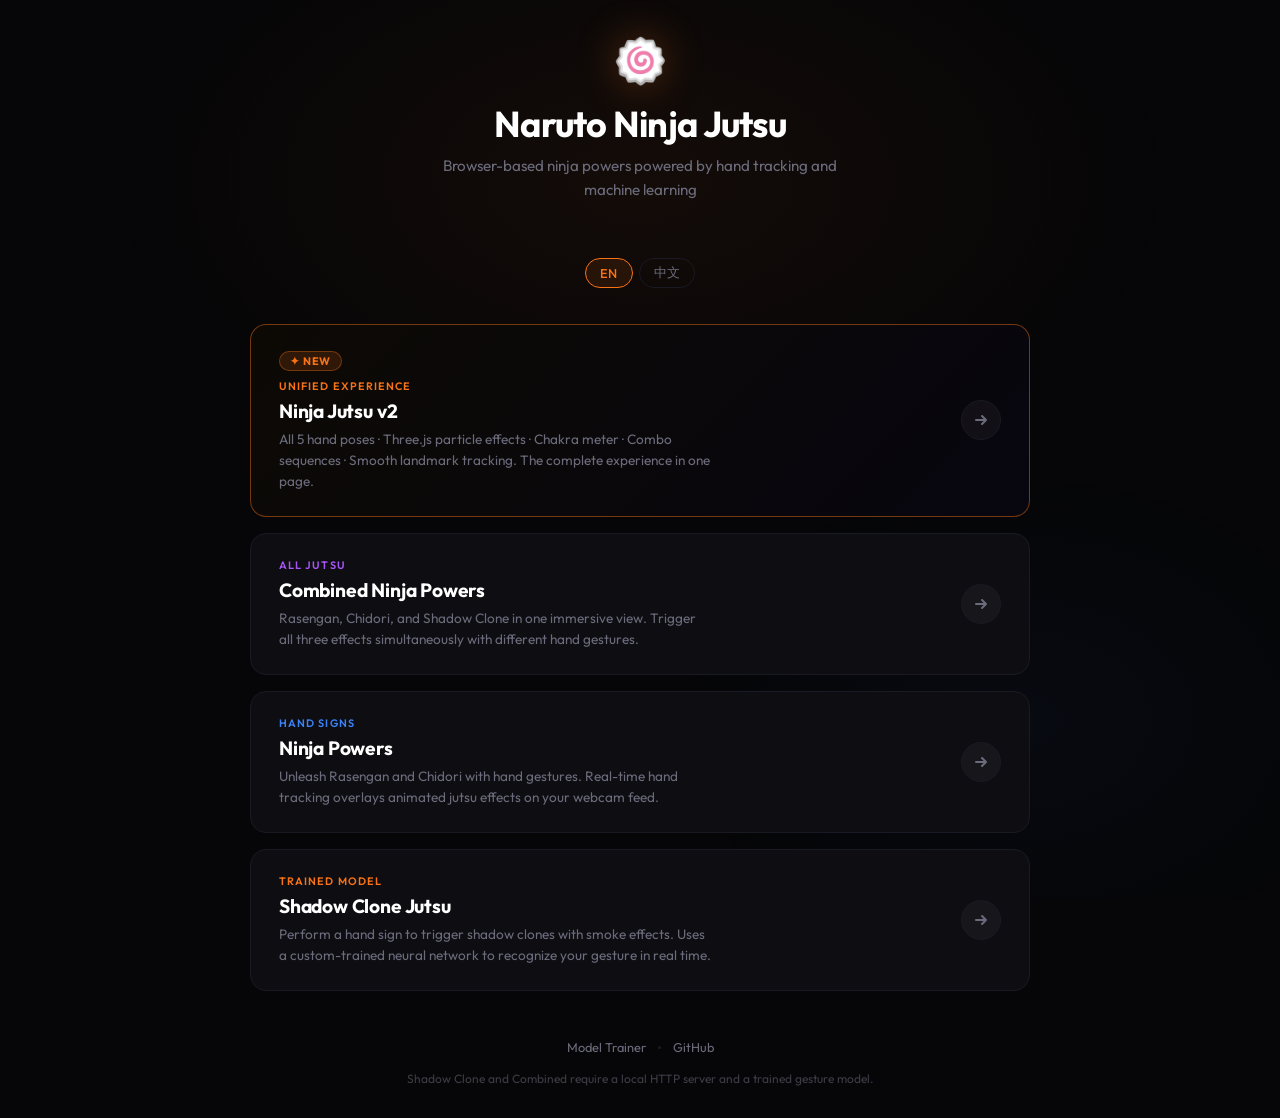
<file: index.html>
<!doctype html>
<html lang="en">
  <head>
    <meta charset="UTF-8" />
    <meta name="viewport" content="width=device-width, initial-scale=1.0" />
    <title>Naruto — Ninja Jutsu</title>
    <link rel="preconnect" href="https://fonts.googleapis.com" />
    <link rel="preconnect" href="https://fonts.gstatic.com" crossorigin />
    <link
      href="https://fonts.googleapis.com/css2?family=Outfit:wght@400;500;600;700;800&display=swap"
      rel="stylesheet"
    />
    <style>
      * {
        margin: 0;
        padding: 0;
        box-sizing: border-box;
      }

      :root {
        --bg: #060608;
        --surface: #0d0d12;
        --border: #1a1a24;
        --text: #e4e4ec;
        --muted: #6b6b7b;
        --accent-o: #f97316;
        --accent-b: #3b82f6;
        --accent-p: #a855f7;
      }

      body {
        font-family:
          "Outfit",
          -apple-system,
          BlinkMacSystemFont,
          sans-serif;
        background: var(--bg);
        color: var(--text);
        min-height: 100dvh;
        display: flex;
        align-items: center;
        justify-content: center;
        padding: 2rem;
      }

      /* Subtle radial ambient behind the header */
      body::before {
        content: "";
        position: fixed;
        inset: 0;
        background:
          radial-gradient(
            ellipse 60% 50% at 50% 20%,
            rgba(249, 115, 22, 0.06) 0%,
            transparent 70%
          ),
          radial-gradient(
            ellipse 40% 40% at 80% 80%,
            rgba(59, 130, 246, 0.04) 0%,
            transparent 70%
          );
        pointer-events: none;
        z-index: 0;
      }

      .container {
        max-width: 780px;
        width: 100%;
        position: relative;
        z-index: 1;
      }

      /* ---- Header ---- */
      .header {
        text-align: center;
        margin-bottom: 3.5rem;
      }

      .logo {
        display: inline-block;
        font-size: 2.75rem;
        margin-bottom: 1rem;
        filter: drop-shadow(0 0 20px rgba(249, 115, 22, 0.3));
        animation: logo-float 4s ease-in-out infinite;
      }

      @keyframes logo-float {
        0%,
        100% {
          transform: translateY(0);
        }
        50% {
          transform: translateY(-6px);
        }
      }

      h1 {
        font-size: 2.25rem;
        font-weight: 700;
        color: #fff;
        letter-spacing: -0.02em;
        line-height: 1.15;
      }

      .subtitle {
        color: var(--muted);
        font-size: 0.95rem;
        margin-top: 0.625rem;
        max-width: 440px;
        margin-inline: auto;
        line-height: 1.55;
      }

      /* ---- Lang switch ---- */
      .lang-switch {
        display: flex;
        justify-content: center;
        gap: 0.375rem;
        margin-bottom: 2.25rem;
      }

      .lang-btn {
        background: transparent;
        border: 1px solid var(--border);
        color: var(--muted);
        padding: 5px 14px;
        border-radius: 999px;
        cursor: pointer;
        font-size: 0.8rem;
        font-weight: 500;
        font-family: inherit;
        letter-spacing: 0.02em;
        transition: all 0.25s ease;
      }

      .lang-btn:hover {
        border-color: rgba(249, 115, 22, 0.4);
        color: var(--text);
      }

      .lang-btn.active {
        background: rgba(249, 115, 22, 0.1);
        border-color: var(--accent-o);
        color: var(--accent-o);
      }

      /* ---- Cards ---- */
      .cards {
        display: flex;
        flex-direction: column;
        gap: 1rem;
      }

      /* ---- v2 card special ---- */
      @keyframes shimmer-border {
        0%, 100% { border-color: rgba(249,115,22,0.6); box-shadow: 0 0 28px rgba(249,115,22,0.12), inset 0 1px 0 rgba(249,115,22,0.1); }
        50%       { border-color: rgba(168,85,247,0.6);  box-shadow: 0 0 28px rgba(168,85,247,0.12), inset 0 1px 0 rgba(168,85,247,0.1); }
      }

      .card.v2 {
        border-color: rgba(249,115,22,0.45);
        animation: shimmer-border 4s ease-in-out infinite;
        background: linear-gradient(135deg, rgba(13,10,5,0.95) 0%, rgba(8,6,16,0.95) 100%);
      }

      .card.v2 .card-label { color: var(--accent-o); }

      .card.v2:hover {
        transform: translateY(-3px);
        border-color: rgba(249,115,22,0.7);
      }

      .v2-badge {
        display: inline-flex;
        align-items: center;
        gap: 4px;
        background: rgba(249,115,22,0.15);
        border: 1px solid rgba(249,115,22,0.35);
        border-radius: 999px;
        padding: 2px 10px;
        font-size: 0.68rem;
        font-weight: 700;
        color: var(--accent-o);
        letter-spacing: 0.08em;
        margin-bottom: 0.5rem;
      }

      .card {
        display: grid;
        grid-template-columns: 1fr auto;
        align-items: center;
        gap: 1.5rem;
        background: var(--surface);
        border: 1px solid var(--border);
        border-radius: 16px;
        padding: 1.5rem 1.75rem;
        text-decoration: none;
        color: inherit;
        transition:
          border-color 0.3s ease,
          box-shadow 0.3s ease,
          transform 0.25s ease;
        position: relative;
        overflow: hidden;
        cursor: pointer;
      }

      .card:hover {
        transform: translateY(-2px);
      }

      .card::after {
        content: "";
        position: absolute;
        inset: 0;
        border-radius: inherit;
        opacity: 0;
        transition: opacity 0.35s ease;
        pointer-events: none;
        z-index: 0;
      }

      .card.combined:hover {
        border-color: rgba(168, 85, 247, 0.5);
        box-shadow:
          0 0 40px rgba(168, 85, 247, 0.08),
          inset 0 1px 0 rgba(168, 85, 247, 0.08);
      }
      .card.combined:hover::after {
        background: radial-gradient(
          ellipse 80% 120% at 0% 50%,
          rgba(168, 85, 247, 0.06) 0%,
          transparent 60%
        );
        opacity: 1;
      }

      .card.rasengan:hover {
        border-color: rgba(59, 130, 246, 0.5);
        box-shadow:
          0 0 40px rgba(59, 130, 246, 0.08),
          inset 0 1px 0 rgba(59, 130, 246, 0.08);
      }
      .card.rasengan:hover::after {
        background: radial-gradient(
          ellipse 80% 120% at 0% 50%,
          rgba(59, 130, 246, 0.06) 0%,
          transparent 60%
        );
        opacity: 1;
      }

      .card.shadow:hover {
        border-color: rgba(249, 115, 22, 0.5);
        box-shadow:
          0 0 40px rgba(249, 115, 22, 0.08),
          inset 0 1px 0 rgba(249, 115, 22, 0.08);
      }
      .card.shadow:hover::after {
        background: radial-gradient(
          ellipse 80% 120% at 0% 50%,
          rgba(249, 115, 22, 0.06) 0%,
          transparent 60%
        );
        opacity: 1;
      }

      .card-body {
        position: relative;
        z-index: 1;
      }

      .card-label {
        font-size: 0.675rem;
        font-weight: 600;
        letter-spacing: 0.1em;
        text-transform: uppercase;
        margin-bottom: 0.375rem;
      }

      .card.combined .card-label {
        color: var(--accent-p);
      }
      .card.rasengan .card-label {
        color: var(--accent-b);
      }
      .card.shadow .card-label {
        color: var(--accent-o);
      }

      .card-title {
        font-size: 1.2rem;
        font-weight: 700;
        color: #fff;
        letter-spacing: -0.01em;
        margin-bottom: 0.375rem;
      }

      .card-desc {
        font-size: 0.85rem;
        color: var(--muted);
        line-height: 1.55;
        max-width: 48ch;
      }

      .card-arrow {
        position: relative;
        z-index: 1;
        width: 40px;
        height: 40px;
        border-radius: 999px;
        background: rgba(255, 255, 255, 0.04);
        border: 1px solid var(--border);
        display: flex;
        align-items: center;
        justify-content: center;
        flex-shrink: 0;
        transition: all 0.3s ease;
      }

      .card:hover .card-arrow {
        background: rgba(255, 255, 255, 0.08);
        border-color: rgba(255, 255, 255, 0.15);
        transform: translateX(3px);
      }

      .card-arrow svg {
        width: 16px;
        height: 16px;
        color: var(--muted);
        transition: color 0.3s ease;
      }

      .card:hover .card-arrow svg {
        color: var(--text);
      }

      /* ---- Footer ---- */
      .footer {
        text-align: center;
        margin-top: 3rem;
        font-size: 0.8rem;
        color: var(--muted);
        display: flex;
        flex-wrap: wrap;
        justify-content: center;
        align-items: center;
        gap: 0.75rem;
      }

      .footer a {
        color: var(--muted);
        text-decoration: none;
        transition: color 0.2s ease;
      }

      .footer a:hover {
        color: var(--accent-o);
      }

      .footer-dot {
        width: 3px;
        height: 3px;
        border-radius: 50%;
        background: var(--border);
      }

      .footer-note {
        width: 100%;
        margin-top: 0.25rem;
        font-size: 0.75rem;
        opacity: 0.55;
      }

      /* ---- Responsive ---- */
      @media (max-width: 640px) {
        body {
          padding: 1.25rem;
          align-items: flex-start;
          padding-top: 3rem;
        }

        .logo {
          font-size: 2.25rem;
        }
        h1 {
          font-size: 1.6rem;
        }
        .subtitle {
          font-size: 0.85rem;
        }

        .card {
          grid-template-columns: 1fr;
          padding: 1.25rem;
        }

        .card-arrow {
          display: none;
        }
      }

      /* Reduced motion */
      @media (prefers-reduced-motion: reduce) {
        .logo {
          animation: none;
        }
        .card {
          transition: none;
        }
        .card:hover {
          transform: none;
        }
        .card:hover .card-arrow {
          transform: none;
        }
      }
    </style>
  </head>
  <body>
    <div class="container">
      <div class="header">
        <div class="logo">🍥</div>
        <h1 data-i18n="title">Naruto Ninja Jutsu</h1>
        <p class="subtitle" data-i18n="subtitle">
          Browser-based ninja powers powered by hand tracking and machine
          learning
        </p>
      </div>

      <div class="lang-switch">
        <button
          class="lang-btn active"
          data-lang="en"
          aria-label="Switch to English"
        >
          EN
        </button>
        <button class="lang-btn" data-lang="zh" aria-label="Switch to Chinese">
          中文
        </button>
      </div>

      <div class="cards">
        <!-- ★ NEW — Unified v2 App -->
        <a href="app.html" class="card v2">
          <div class="card-body">
            <div class="v2-badge">✦ NEW</div>
            <div class="card-label">Unified Experience</div>
            <div class="card-title">Ninja Jutsu v2</div>
            <p class="card-desc">
              All 5 hand poses · Three.js particle effects · Chakra meter ·
              Combo sequences · Smooth landmark tracking. The complete experience in one page.
            </p>
          </div>
          <div class="card-arrow">
            <svg viewBox="0 0 16 16" fill="none" stroke="currentColor" stroke-width="2" stroke-linecap="round" stroke-linejoin="round">
              <path d="M3 8h10M9 4l4 4-4 4" />
            </svg>
          </div>
        </a>

        <!-- Combined -->
        <a href="naruto-combined.html" class="card combined">
          <div class="card-body">
            <div class="card-label" data-i18n="combined-label">All Jutsu</div>
            <div class="card-title" data-i18n="combined-title">
              Combined Ninja Powers
            </div>
            <p class="card-desc" data-i18n="combined-desc">
              Rasengan, Chidori, and Shadow Clone in one immersive view. Trigger
              all three effects simultaneously with different hand gestures.
            </p>
          </div>
          <div class="card-arrow">
            <svg
              viewBox="0 0 16 16"
              fill="none"
              stroke="currentColor"
              stroke-width="2"
              stroke-linecap="round"
              stroke-linejoin="round"
            >
              <path d="M3 8h10M9 4l4 4-4 4" />
            </svg>
          </div>
        </a>

        <!-- Ninja Powers -->
        <a href="ninja-powers.html" class="card rasengan">
          <div class="card-body">
            <div class="card-label" data-i18n="ninja-label">Hand Signs</div>
            <div class="card-title" data-i18n="ninja-title">Ninja Powers</div>
            <p class="card-desc" data-i18n="ninja-desc">
              Unleash Rasengan and Chidori with hand gestures. Real-time hand
              tracking overlays animated jutsu effects on your webcam feed.
            </p>
          </div>
          <div class="card-arrow">
            <svg
              viewBox="0 0 16 16"
              fill="none"
              stroke="currentColor"
              stroke-width="2"
              stroke-linecap="round"
              stroke-linejoin="round"
            >
              <path d="M3 8h10M9 4l4 4-4 4" />
            </svg>
          </div>
        </a>

        <!-- Shadow Clone -->
        <a href="shadow-clone.html" class="card shadow">
          <div class="card-body">
            <div class="card-label" data-i18n="clone-label">Trained Model</div>
            <div class="card-title" data-i18n="clone-title">
              Shadow Clone Jutsu
            </div>
            <p class="card-desc" data-i18n="clone-desc">
              Perform a hand sign to trigger shadow clones with smoke effects.
              Uses a custom-trained neural network to recognize your gesture in
              real time.
            </p>
          </div>
          <div class="card-arrow">
            <svg
              viewBox="0 0 16 16"
              fill="none"
              stroke="currentColor"
              stroke-width="2"
              stroke-linecap="round"
              stroke-linejoin="round"
            >
              <path d="M3 8h10M9 4l4 4-4 4" />
            </svg>
          </div>
        </a>
      </div>

      <div class="footer">
        <a href="trainer.html" data-i18n="footer-trainer">Model Trainer</a>
        <span class="footer-dot"></span>
        <a
          href="https://github.com/FavorPan/naruto"
          target="_blank"
          rel="noopener"
          >GitHub</a
        >
        <span class="footer-note" data-i18n="footer-note"
          >Shadow Clone and Combined require a local HTTP server and a trained
          gesture model.</span
        >
      </div>
    </div>

    <script>
      const i18n = {
        en: {
          title: "Naruto Ninja Jutsu",
          subtitle:
            "Browser-based ninja powers powered by hand tracking and machine learning",

          "combined-label": "All Jutsu",
          "combined-title": "Combined Ninja Powers",
          "combined-desc":
            "Rasengan, Chidori, and Shadow Clone in one immersive view. Trigger all three effects simultaneously with different hand gestures.",

          "ninja-label": "Hand Signs",
          "ninja-title": "Ninja Powers",
          "ninja-desc":
            "Unleash Rasengan and Chidori with hand gestures. Real-time hand tracking overlays animated jutsu effects on your webcam feed.",

          "clone-label": "Trained Model",
          "clone-title": "Shadow Clone Jutsu",
          "clone-desc":
            "Perform a hand sign to trigger shadow clones with smoke effects. Uses a custom-trained neural network to recognize your gesture in real time.",

          "footer-trainer": "Model Trainer",
          "footer-note":
            "Shadow Clone and Combined require a local HTTP server and a trained gesture model.",
        },
        zh: {
          title: "火影忍者忍术",
          subtitle: "基于浏览器的手部追踪与机器学习，释放忍者力量",

          "combined-label": "全术合一",
          "combined-title": "综合忍术",
          "combined-desc":
            "螺旋丸、千鸟、影分身，一镜掌握。通过不同手势同时触发三种效果，全屏沉浸体验。",

          "ninja-label": "手印结印",
          "ninja-title": "忍术",
          "ninja-desc":
            "通过手势释放螺旋丸和千鸟。实时手部追踪将动画忍术效果叠加在摄像头画面上。",

          "clone-label": "模型识别",
          "clone-title": "影分身之术",
          "clone-desc":
            "结印触发影分身及烟雾效果。使用自定义训练的神经网络实时识别你的手势。",

          "footer-trainer": "模型训练器",
          "footer-note":
            "影分身和综合忍术需要本地 HTTP 服务器和已训练的手势模型。",
        },
      };

      let currentLang = "en";

      function setLang(lang) {
        currentLang = lang;
        document.querySelectorAll(".lang-btn").forEach((btn) => {
          btn.classList.toggle("active", btn.dataset.lang === lang);
        });
        document.querySelectorAll("[data-i18n]").forEach((el) => {
          const key = el.dataset.i18n;
          if (i18n[lang]?.[key]) {
            el.innerHTML = i18n[lang][key];
          }
        });
        document.documentElement.lang = lang === "zh" ? "zh-CN" : "en";
        localStorage.setItem("naruto-lang", lang);
      }

      document.querySelectorAll(".lang-btn").forEach((btn) => {
        btn.addEventListener("click", () => setLang(btn.dataset.lang));
      });

      const saved = localStorage.getItem("naruto-lang");
      if (saved) setLang(saved);
    </script>
  </body>
</html>
</file>
